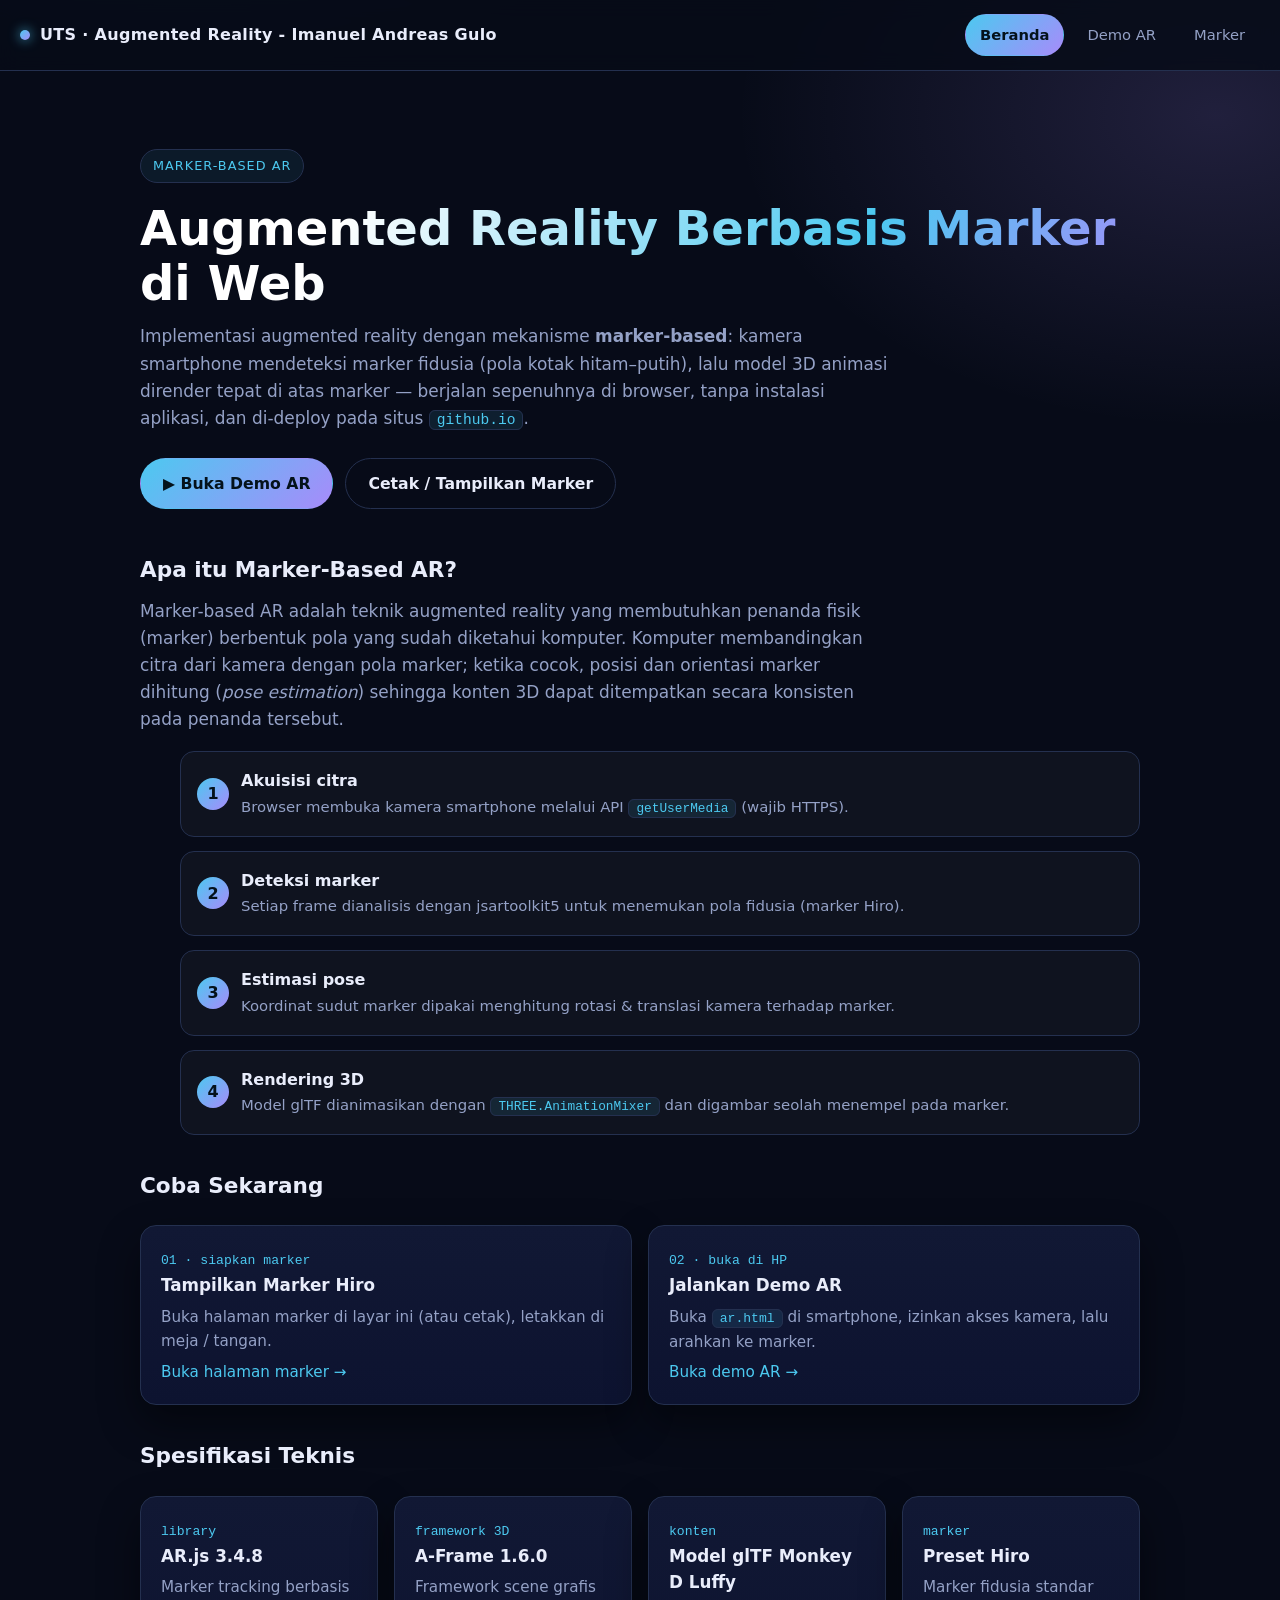
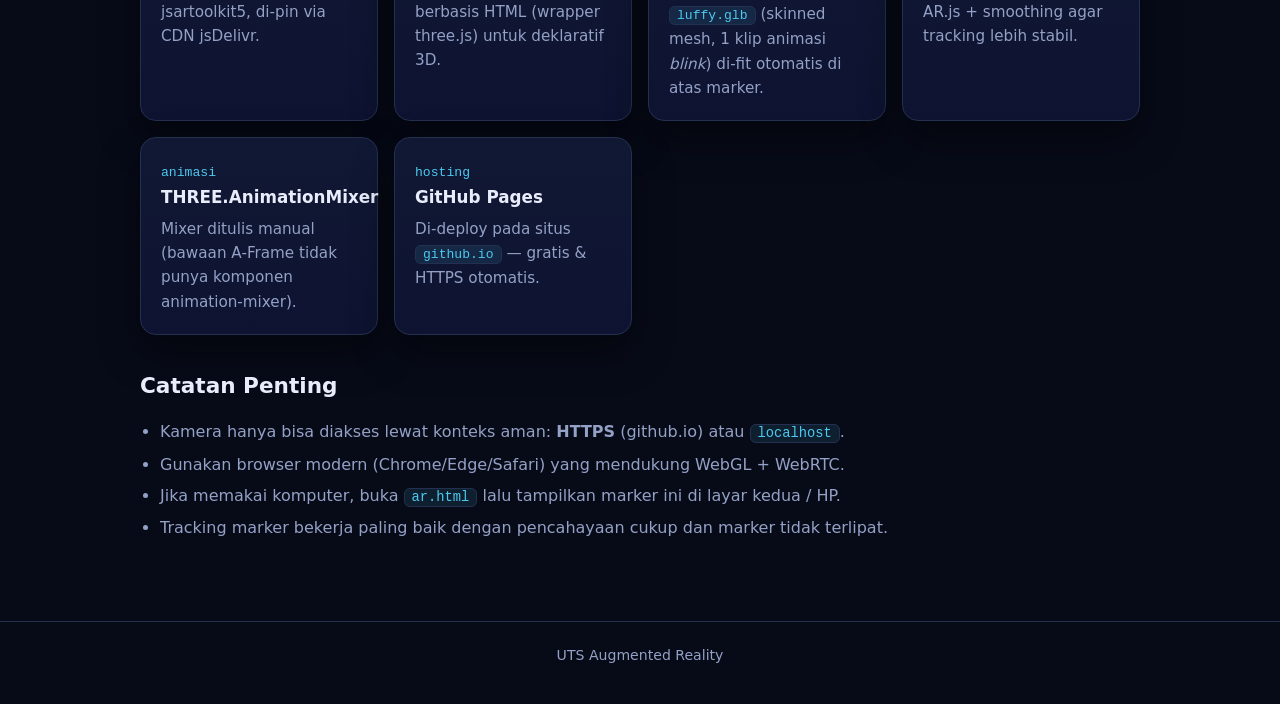
<file: index.html>
<!DOCTYPE html>
<html lang="id">
<head>
  <meta charset="utf-8">
  <meta name="viewport" content="width=device-width, initial-scale=1">
  <title>UTS Augmented Reality — Marker-Based AR</title>
  <meta name="description" content="Implementasi augmented reality berbasis marker (marker-based) dengan AR.js dan A-Frame, di-deploy di GitHub Pages.">
  <link rel="stylesheet" href="css/style.css">
</head>
<body>
  <nav class="nav">
    <a class="brand" href="index.html"><span class="dot"></span> UTS · Augmented Reality - Imanuel Andreas Gulo</a>
    <div class="links">
      <a href="index.html" class="active">Beranda</a>
      <a href="ar.html">Demo AR</a>
      <a href="marker.html">Marker</a>
    </div>
  </nav>

  <main class="wrap">
    <section class="hero">
      <span class="badge">Marker-Based AR</span>
      <h1>Augmented Reality Berbasis Marker di Web</h1>
      <p class="lead">
        Implementasi augmented reality dengan mekanisme <strong>marker-based</strong>:
        kamera smartphone mendeteksi marker fidusia (pola kotak hitam–putih),
        lalu model 3D animasi dirender tepat di atas marker — berjalan sepenuhnya
        di browser, tanpa instalasi aplikasi, dan di-deploy pada situs
        <code class="inline">github.io</code>.
      </p>

      <div class="cta-row">
        <a class="btn" href="ar.html">▶ Buka Demo AR</a>
        <a class="btn ghost" href="marker.html">Cetak / Tampilkan Marker</a>
      </div>
    </section>

    <h2>Apa itu Marker-Based AR?</h2>
    <p class="lead">
      Marker-based AR adalah teknik augmented reality yang membutuhkan penanda fisik
      (marker) berbentuk pola yang sudah diketahui komputer. Komputer membandingkan
      citra dari kamera dengan pola marker; ketika cocok, posisi dan orientasi marker
      dihitung (<em>pose estimation</em>) sehingga konten 3D dapat ditempatkan secara
      konsisten pada penanda tersebut.
    </p>

    <ol class="steps">
      <li>
        <strong>Akuisisi citra</strong>
        <span>Browser membuka kamera smartphone melalui API <code class="inline">getUserMedia</code> (wajib HTTPS).</span>
      </li>
      <li>
        <strong>Deteksi marker</strong>
        <span>Setiap frame dianalisis dengan jsartoolkit5 untuk menemukan pola fidusia (marker Hiro).</span>
      </li>
      <li>
        <strong>Estimasi pose</strong>
        <span>Koordinat sudut marker dipakai menghitung rotasi &amp; translasi kamera terhadap marker.</span>
      </li>
      <li>
        <strong>Rendering 3D</strong>
        <span>Model glTF dianimasikan dengan <code class="inline">THREE.AnimationMixer</code> dan digambar seolah menempel pada marker.</span>
      </li>
    </ol>

    <h2>Coba Sekarang</h2>
    <div class="grid cols-2">
      <div class="card">
        <span class="k">01 · siapkan marker</span>
        <h3>Tampilkan Marker Hiro</h3>
        <p>Buka halaman marker di layar ini (atau cetak), letakkan di meja / tangan.</p>
        <p><a href="marker.html">Buka halaman marker →</a></p>
      </div>
      <div class="card">
        <span class="k">02 · buka di HP</span>
        <h3>Jalankan Demo AR</h3>
        <p>Buka <code class="inline">ar.html</code> di smartphone, izinkan akses kamera, lalu arahkan ke marker.</p>
        <p><a href="ar.html">Buka demo AR →</a></p>
      </div>
    </div>

    <h2>Spesifikasi Teknis</h2>
    <div class="grid cols-3">
      <div class="card">
        <span class="k">library</span>
        <h3>AR.js 3.4.8</h3>
        <p>Marker tracking berbasis jsartoolkit5, di-pin via CDN jsDelivr.</p>
      </div>
      <div class="card">
        <span class="k">framework 3D</span>
        <h3>A-Frame 1.6.0</h3>
        <p>Framework scene grafis berbasis HTML (wrapper three.js) untuk deklaratif 3D.</p>
      </div>
      <div class="card">
        <span class="k">konten</span>
        <h3>Model glTF Monkey D Luffy</h3>
        <p><code class="inline">luffy.glb</code> (skinned mesh, 1 klip animasi <em>blink</em>) di-fit otomatis di atas marker.</p>
      </div>
      <div class="card">
        <span class="k">marker</span>
        <h3>Preset Hiro</h3>
        <p>Marker fidusia standar AR.js + smoothing agar tracking lebih stabil.</p>
      </div>
      <div class="card">
        <span class="k">animasi</span>
        <h3>THREE.AnimationMixer</h3>
        <p>Mixer ditulis manual (bawaan A-Frame tidak punya komponen animation-mixer).</p>
      </div>
      <div class="card">
        <span class="k">hosting</span>
        <h3>GitHub Pages</h3>
        <p>Di-deploy pada situs <code class="inline">github.io</code> — gratis &amp; HTTPS otomatis.</p>
      </div>
    </div>

    <h2>Catatan Penting</h2>
    <ul class="plain">
      <li>Kamera hanya bisa diakses lewat konteks aman: <strong>HTTPS</strong> (github.io) atau <code class="inline">localhost</code>.</li>
      <li>Gunakan browser modern (Chrome/Edge/Safari) yang mendukung WebGL + WebRTC.</li>
      <li>Jika memakai komputer, buka <code class="inline">ar.html</code> lalu tampilkan marker ini di layar kedua / HP.</li>
      <li>Tracking marker bekerja paling baik dengan pencahayaan cukup dan marker tidak terlipat.</li>
    </ul>
  </main>

  <footer class="site">
    UTS Augmented Reality
  </footer>
</body>
</html>
</file>
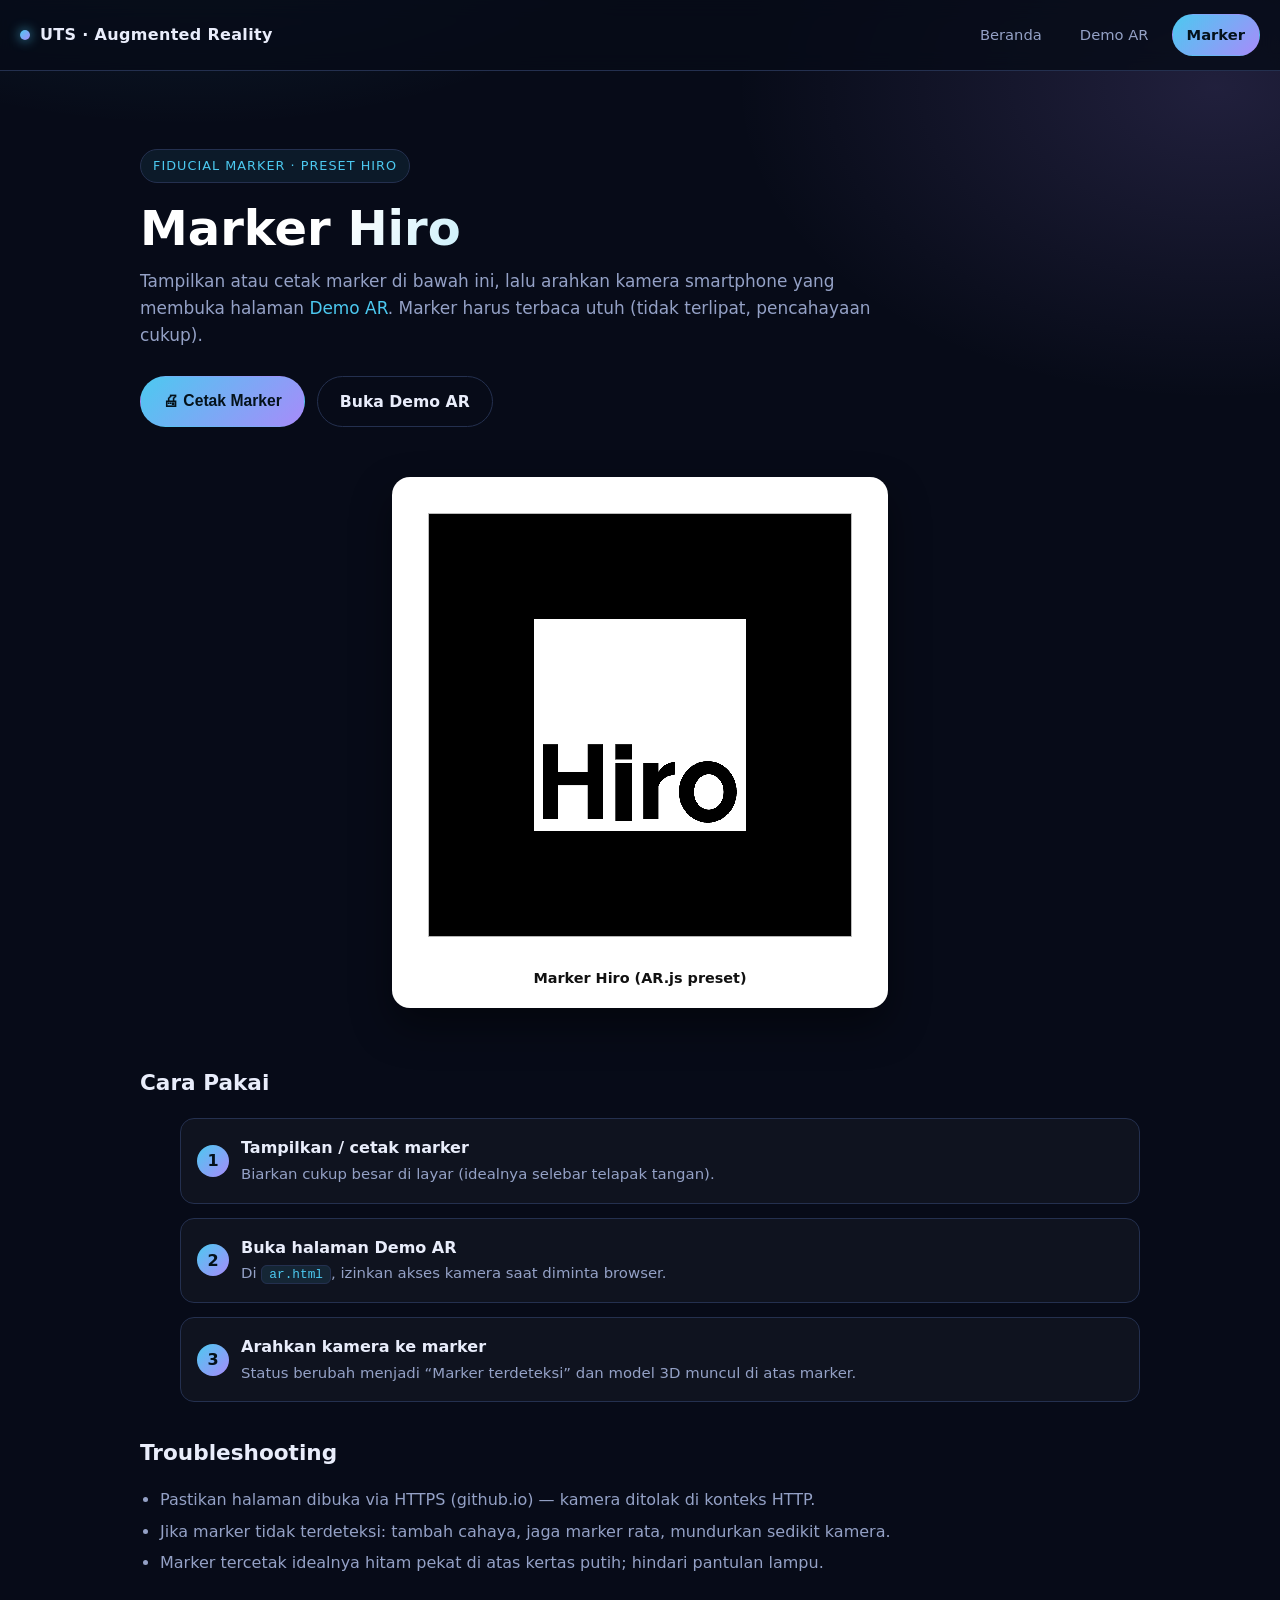
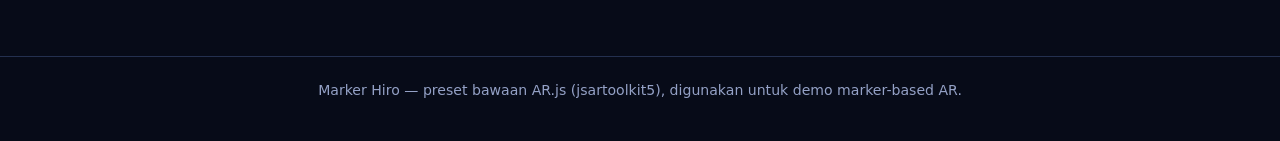
<file: marker.html>
<!DOCTYPE html>
<html lang="id">
<head>
  <meta charset="utf-8">
  <meta name="viewport" content="width=device-width, initial-scale=1">
  <title>Marker Hiro — UTS AR</title>
  <meta name="description" content="Marker Hiro siap cetak untuk demo marker-based augmented reality.">
  <link rel="stylesheet" href="css/style.css">
</head>
<body>
  <nav class="nav">
    <a class="brand" href="index.html"><span class="dot"></span> UTS · Augmented Reality</a>
    <div class="links">
      <a href="index.html">Beranda</a>
      <a href="ar.html">Demo AR</a>
      <a href="marker.html" class="active">Marker</a>
    </div>
  </nav>

  <main class="wrap">
    <section class="hero">
      <span class="badge">Fiducial Marker · Preset Hiro</span>
      <h1>Marker Hiro</h1>
      <p class="lead">
        Tampilkan atau cetak marker di bawah ini, lalu arahkan kamera smartphone
        yang membuka halaman <a href="ar.html">Demo AR</a>. Marker harus terbaca
        utuh (tidak terlipat, pencahayaan cukup).
      </p>
      <div class="cta-row">
        <button class="btn" onclick="window.print()">🖨 Cetak Marker</button>
        <a class="btn ghost" href="ar.html">Buka Demo AR</a>
      </div>
    </section>

    <div class="marker-stage">
      <figure class="marker-plate">
        <img src="assets/img/hiro.png" alt="Marker Hiro — pola fiducial kotak hitam putih">
        <figcaption class="caption">Marker Hiro (AR.js preset)</figcaption>
      </figure>
    </div>

    <h2>Cara Pakai</h2>
    <ol class="steps">
      <li>
        <strong>Tampilkan / cetak marker</strong>
        <span>Biarkan cukup besar di layar (idealnya selebar telapak tangan).</span>
      </li>
      <li>
        <strong>Buka halaman Demo AR</strong>
        <span>Di <code class="inline">ar.html</code>, izinkan akses kamera saat diminta browser.</span>
      </li>
      <li>
        <strong>Arahkan kamera ke marker</strong>
        <span>Status berubah menjadi “Marker terdeteksi” dan model 3D muncul di atas marker.</span>
      </li>
    </ol>

    <h2>Troubleshooting</h2>
    <ul class="plain">
      <li>Pastikan halaman dibuka via HTTPS (github.io) — kamera ditolak di konteks HTTP.</li>
      <li>Jika marker tidak terdeteksi: tambah cahaya, jaga marker rata, mundurkan sedikit kamera.</li>
      <li>Marker tercetak idealnya hitam pekat di atas kertas putih; hindari pantulan lampu.</li>
    </ul>
  </main>

  <footer class="site">
    Marker Hiro — preset bawaan AR.js (jsartoolkit5), digunakan untuk demo marker-based AR.
  </footer>
</body>
</html>
</file>
<file: css/style.css>
/* UTS AR — Marker-Based Augmented Reality */
:root {
  --bg: #070b18;
  --panel: #111834;
  --panel-2: #0d1330;
  --line: #24304f;
  --text: #e9edfb;
  --muted: #94a1c6;
  --accent: #4cc9f0;
  --accent-2: #a78bfa;
  --ok: #34d399;
  --warn: #fbbf24;
  --danger: #f87171;
  --radius: 16px;
  --shadow: 0 18px 40px rgba(0, 0, 0, 0.45);
}

* { box-sizing: border-box; }

html, body {
  margin: 0;
  padding: 0;
  min-height: 100%;
}

body {
  background:
    radial-gradient(900px 500px at 15% -10%, rgba(76, 201, 240, 0.16), transparent 60%),
    radial-gradient(800px 520px at 95% 5%, rgba(167, 139, 250, 0.16), transparent 60%),
    var(--bg);
  color: var(--text);
  font-family: system-ui, -apple-system, "Segoe UI", Roboto, "Helvetica Neue", Arial, sans-serif;
  line-height: 1.6;
  -webkit-font-smoothing: antialiased;
}

a { color: var(--accent); text-decoration: none; }
a:hover { text-decoration: underline; }

/* ---------- Navigasi ---------- */
.nav {
  position: sticky;
  top: 0;
  z-index: 50;
  display: flex;
  align-items: center;
  gap: 16px;
  padding: 14px 20px;
  background: rgba(7, 11, 24, 0.82);
  backdrop-filter: blur(10px);
  border-bottom: 1px solid var(--line);
}

.nav .brand {
  font-weight: 700;
  letter-spacing: 0.02em;
  color: var(--text);
  display: flex;
  align-items: center;
  gap: 10px;
}

.nav .brand .dot {
  width: 10px;
  height: 10px;
  border-radius: 50%;
  background: linear-gradient(135deg, var(--accent), var(--accent-2));
  box-shadow: 0 0 12px rgba(76, 201, 240, 0.8);
}

.nav .links { margin-left: auto; display: flex; gap: 8px; flex-wrap: wrap; }

.nav .links a {
  padding: 8px 14px;
  border-radius: 999px;
  border: 1px solid transparent;
  color: var(--muted);
  font-size: 0.92rem;
}

.nav .links a:hover { color: var(--text); border-color: var(--line); text-decoration: none; }
.nav .links a.active { color: #04121b; background: linear-gradient(135deg, var(--accent), var(--accent-2)); font-weight: 600; }

/* ---------- Layout umum ---------- */
.wrap { max-width: 1040px; margin: 0 auto; padding: 32px 20px 64px; }

.hero { padding: 46px 0 10px; }

.badge {
  display: inline-block;
  padding: 6px 12px;
  border-radius: 999px;
  border: 1px solid var(--line);
  background: rgba(76, 201, 240, 0.08);
  color: var(--accent);
  font-size: 0.8rem;
  letter-spacing: 0.08em;
  text-transform: uppercase;
}

h1 {
  font-size: clamp(1.9rem, 4.5vw, 3rem);
  line-height: 1.15;
  margin: 18px 0 12px;
  background: linear-gradient(120deg, #fff 20%, var(--accent) 70%, var(--accent-2));
  -webkit-background-clip: text;
  background-clip: text;
  color: transparent;
}

h2 { font-size: 1.35rem; margin: 34px 0 10px; }
h3 { font-size: 1.05rem; margin: 0 0 6px; }
p.lead { color: var(--muted); font-size: 1.06rem; max-width: 70ch; margin: 0; }

.grid { display: grid; gap: 16px; margin-top: 22px; }
.grid.cols-2 { grid-template-columns: repeat(auto-fit, minmax(260px, 1fr)); }
.grid.cols-3 { grid-template-columns: repeat(auto-fit, minmax(230px, 1fr)); }

.card {
  background: linear-gradient(180deg, var(--panel), var(--panel-2));
  border: 1px solid var(--line);
  border-radius: var(--radius);
  padding: 20px;
  box-shadow: var(--shadow);
}

.card p { color: var(--muted); margin: 6px 0 0; font-size: 0.95rem; }
.card .k { color: var(--accent); font-family: ui-monospace, "Cascadia Mono", Consolas, monospace; font-size: 0.82rem; }

.steps { counter-reset: step; display: grid; gap: 14px; margin-top: 18px; }
.steps li {
  list-style: none;
  counter-increment: step;
  position: relative;
  padding: 16px 18px 16px 60px;
  background: rgba(255, 255, 255, 0.03);
  border: 1px solid var(--line);
  border-radius: 14px;
}
.steps li::before {
  content: counter(step);
  position: absolute;
  left: 16px;
  top: 50%;
  transform: translateY(-50%);
  width: 32px;
  height: 32px;
  border-radius: 50%;
  display: grid;
  place-items: center;
  font-weight: 700;
  color: #04121b;
  background: linear-gradient(135deg, var(--accent), var(--accent-2));
}
.steps li strong { display: block; }
.steps li span { color: var(--muted); font-size: 0.93rem; }

.cta-row { display: flex; gap: 12px; flex-wrap: wrap; margin-top: 26px; }

.btn {
  display: inline-flex;
  align-items: center;
  justify-content: center;
  gap: 8px;
  padding: 12px 22px;
  border-radius: 999px;
  border: 1px solid transparent;
  font-size: 0.98rem;
  font-weight: 600;
  cursor: pointer;
  background: linear-gradient(135deg, var(--accent), var(--accent-2));
  color: #04121b;
  transition: transform 0.15s ease, box-shadow 0.15s ease;
}
.btn:hover { transform: translateY(-2px); box-shadow: 0 10px 24px rgba(76, 201, 240, 0.3); text-decoration: none; }

.btn.ghost {
  background: transparent;
  border-color: var(--line);
  color: var(--text);
}
.btn.ghost:hover { border-color: var(--accent); box-shadow: none; }

footer.site {
  border-top: 1px solid var(--line);
  color: var(--muted);
  font-size: 0.88rem;
  text-align: center;
  padding: 22px 12px 40px;
}

code.inline {
  background: rgba(76, 201, 240, 0.1);
  border: 1px solid var(--line);
  border-radius: 6px;
  padding: 1px 7px;
  font-family: ui-monospace, "Cascadia Mono", Consolas, monospace;
  font-size: 0.86em;
  color: var(--accent);
}

ul.plain { padding-left: 20px; color: var(--muted); }
ul.plain li { margin: 6px 0; }

/* ---------- Halaman marker ---------- */
.marker-stage {
  display: grid;
  place-items: center;
  padding: 24px 0 8px;
}

.marker-plate {
  background: #fff;
  padding: 18px;
  border-radius: 18px;
  box-shadow: var(--shadow);
  text-align: center;
  max-width: min(92vw, 520px);
}

.marker-plate img {
  width: min(78vw, 460px);
  height: auto;
  display: block;
  image-rendering: pixelated;
}

.marker-plate .caption {
  color: #111;
  font-size: 0.9rem;
  margin: 12px 0 0;
  font-weight: 600;
}

/* ---------- Halaman AR (full-viewport) ---------- */
body.ar-page {
  margin: 0;
  height: 100vh;
  overflow: hidden;
  background: #000;
}

body.ar-page a-scene {
  position: absolute;
  inset: 0;
  width: 100vw !important;
  height: 100vh !important;
  height: 100dvh !important;
}

.ar-topbar {
  position: fixed;
  top: 0;
  left: 0;
  right: 0;
  z-index: 30;
  display: flex;
  align-items: center;
  justify-content: space-between;
  gap: 10px;
  padding: 12px 14px;
  padding-top: max(12px, env(safe-area-inset-top));
  background: linear-gradient(180deg, rgba(0, 0, 0, 0.72), transparent);
  pointer-events: none;
}

.ar-topbar > * { pointer-events: auto; }

.ar-title {
  font-size: 0.88rem;
  font-weight: 600;
  letter-spacing: 0.04em;
  color: #dfe6ff;
  text-shadow: 0 2px 8px rgba(0, 0, 0, 0.8);
}

.btn-chip {
  padding: 8px 14px;
  border-radius: 999px;
  border: 1px solid rgba(255, 255, 255, 0.28);
  background: rgba(6, 10, 24, 0.66);
  color: #eaf0ff;
  font-size: 0.86rem;
  font-weight: 600;
  backdrop-filter: blur(8px);
}
.btn-chip:hover { border-color: var(--accent); text-decoration: none; }

.ar-status {
  position: fixed;
  top: 62px;
  left: 50%;
  transform: translateX(-50%);
  z-index: 30;
  display: inline-flex;
  align-items: center;
  gap: 8px;
  padding: 8px 16px;
  border-radius: 999px;
  font-size: 0.86rem;
  font-weight: 600;
  background: rgba(6, 10, 24, 0.72);
  border: 1px solid rgba(255, 255, 255, 0.18);
  backdrop-filter: blur(8px);
  transition: border-color 0.25s ease, color 0.25s ease;
}

.ar-status::before {
  content: "";
  width: 9px;
  height: 9px;
  border-radius: 50%;
  background: var(--warn);
  box-shadow: 0 0 10px var(--warn);
  animation: pulse 1.2s ease-in-out infinite;
}

.ar-status[data-state="found"] { border-color: rgba(52, 211, 153, 0.7); color: #d5fff0; }
.ar-status[data-state="found"]::before { background: var(--ok); box-shadow: 0 0 10px var(--ok); animation: none; }
.ar-status[data-state="error"] { border-color: rgba(248, 113, 113, 0.7); color: #ffe1e1; }
.ar-status[data-state="error"]::before { background: var(--danger); box-shadow: 0 0 10px var(--danger); animation: none; }

@keyframes pulse {
  0%, 100% { opacity: 1; transform: scale(1); }
  50% { opacity: 0.35; transform: scale(0.7); }
}

.ar-controls {
  position: fixed;
  left: 0;
  right: 0;
  bottom: 0;
  z-index: 30;
  display: flex;
  gap: 8px;
  justify-content: center;
  flex-wrap: wrap;
  padding: 14px 12px;
  padding-bottom: max(14px, env(safe-area-inset-bottom));
  background: linear-gradient(0deg, rgba(0, 0, 0, 0.78), transparent);
  pointer-events: none;
}

.ar-controls > * { pointer-events: auto; }

.anim-btn {
  padding: 9px 16px;
  border-radius: 999px;
  border: 1px solid rgba(255, 255, 255, 0.25);
  background: rgba(8, 13, 32, 0.72);
  color: #e7edff;
  font-size: 0.86rem;
  font-weight: 600;
  cursor: pointer;
  backdrop-filter: blur(8px);
}

.anim-btn.active {
  background: linear-gradient(135deg, var(--accent), var(--accent-2));
  color: #04121b;
  border-color: transparent;
}

/* ---------- Overlay (intro / loading / error) ---------- */
.overlay {
  position: fixed;
  inset: 0;
  z-index: 60;
  display: grid;
  place-items: center;
  padding: 22px;
  background: rgba(4, 7, 18, 0.86);
  backdrop-filter: blur(6px);
  transition: opacity 0.3s ease;
}

.overlay.hidden { opacity: 0; pointer-events: none; }

.overlay-card {
  width: min(520px, 100%);
  background: linear-gradient(180deg, var(--panel), var(--panel-2));
  border: 1px solid var(--line);
  border-radius: 20px;
  padding: 26px 24px;
  box-shadow: var(--shadow);
  text-align: center;
}

.overlay-card h1 { font-size: 1.5rem; margin-top: 0; }
.overlay-card p { color: var(--muted); font-size: 0.96rem; }
.overlay-card .overlay-actions { display: flex; gap: 10px; justify-content: center; flex-wrap: wrap; margin-top: 18px; }

.overlay-card ul.howto {
  text-align: left;
  padding-left: 20px;
  color: var(--muted);
  font-size: 0.93rem;
}

.overlay-card.error h1 { color: var(--danger); -webkit-text-fill-color: var(--danger); }

.spinner {
  width: 44px;
  height: 44px;
  margin: 4px auto 14px;
  border-radius: 50%;
  border: 4px solid rgba(255, 255, 255, 0.14);
  border-top-color: var(--accent);
  animation: spin 0.9s linear infinite;
}

@keyframes spin { to { transform: rotate(360deg); } }

@media print {
  body * { visibility: hidden; }
  .marker-plate, .marker-plate * { visibility: visible; }
  .marker-plate {
    position: absolute;
    left: 50%;
    top: 50%;
    transform: translate(-50%, -50%);
    box-shadow: none;
    padding: 0;
    border-radius: 0;
    max-width: none;
  }
  .marker-plate img { width: 150mm; }
  .marker-plate .caption { display: none; }
}
</file>
